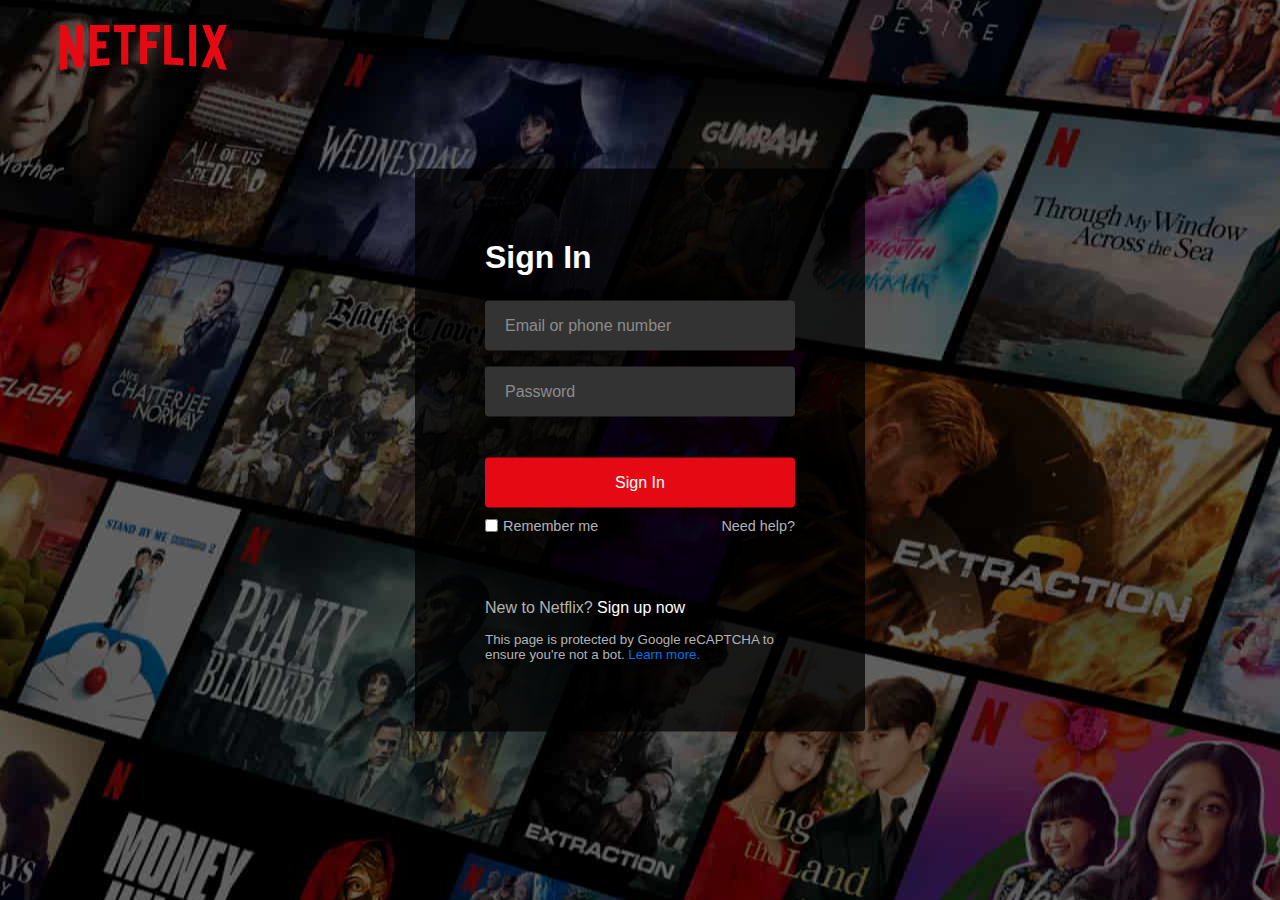
<file: index.html>
<!DOCTYPE html>
<html lang="en">
<head>
    <meta charset="UTF-8">
    <meta name="viewport" content="width=device-width, initial-scale=1.0">
    <title>Netflix Login Page </title>
    <link rel="stylesheet" href="./style.css">
</head>
<body>
    <nav>
        <a href="#"><img src="./logo.svg" alt="logo"></a>
    </nav>
    <div class="form-wrapper">
        <h2>Sign In</h2>
        <form action="#">
            <div class="form-control">
                <input type="text" required>
                <label>Email or phone number</label>
            </div>
            <div class="form-control">
                <input type="password" required>
                <label>Password</label>
            </div>
            <button type="submit">Sign In</button>
            <div class="form-help"> 
                <div class="remember-me">
                    <input type="checkbox" id="remember-me">
                    <label for="remember-me">Remember me</label>
                </div>
                <a href="#">Need help?</a>
            </div>
        </form>
        <p>New to Netflix? <a href="#">Sign up now</a></p>
        <small>
            This page is protected by Google reCAPTCHA to ensure you're not a bot. 
            <a href="#">Learn more.</a>
        </small>
    </div>
</body>
</html>
</file>
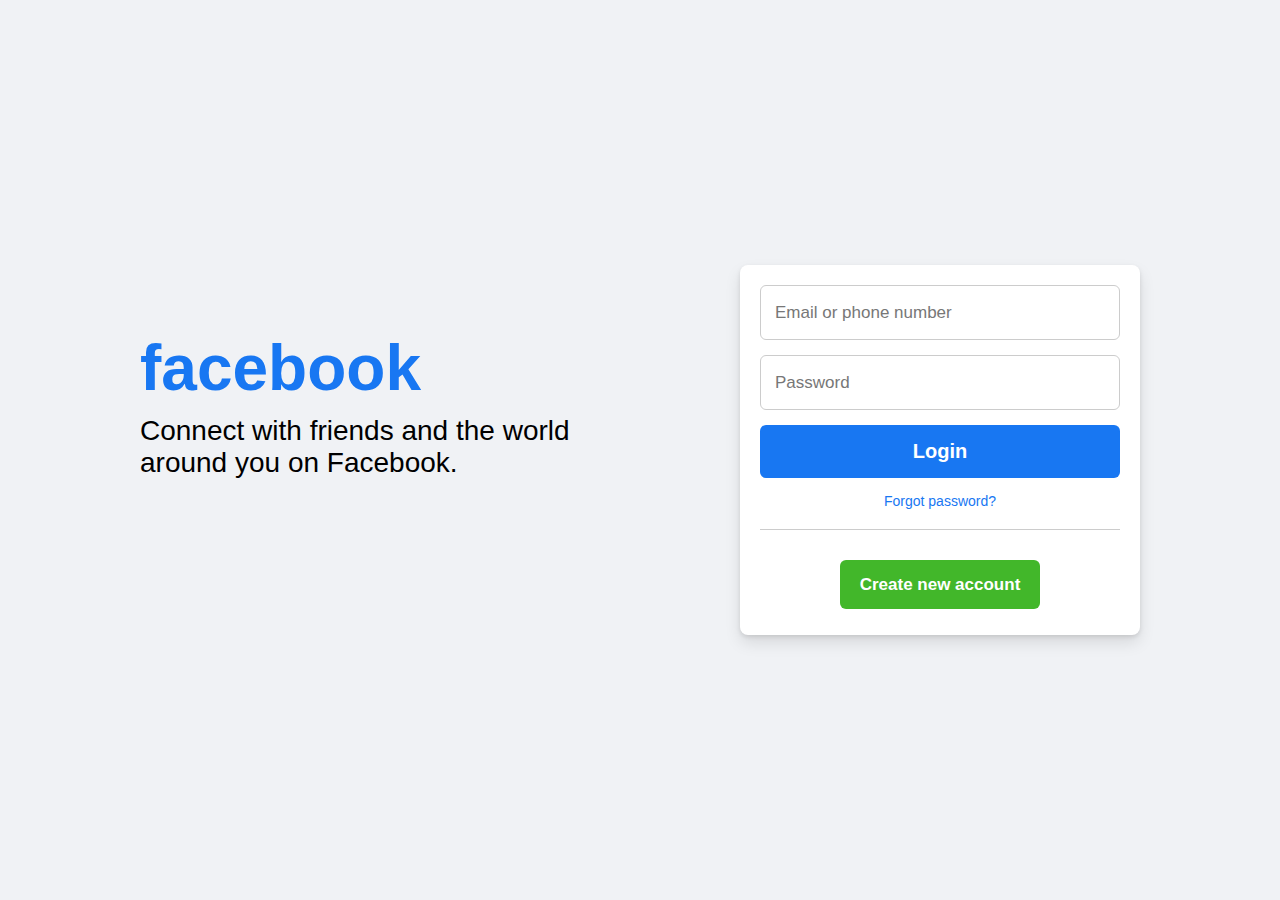
<file: fb/index.html>
<!DOCTYPE html>
<html lang="en">
  <head>
    <meta charset="UTF-8">
    <meta name="viewport" content="width=device-width, initial-scale=1.0">
    <title>Facebook Login Page </title>
    <link rel="stylesheet" href="./style.css">
  </head>
  <body>
    <div class="container flex">
      <div class="facebook-page flex">
        <div class="text">
          <h1>facebook</h1>
          <p>Connect with friends and the world </p>
          <p> around you on Facebook.</p>
        </div>
        <form action="#">
          <input type="email" placeholder="Email or phone number" required>
          <input type="password" placeholder="Password" required>
          <div class="link">
            <button type="submit" class="login">Login</button>
            <a href="#" class="forgot">Forgot password?</a>
          </div>
          <hr>
          <div class="button">
            <a href="#">Create new account</a>
          </div>
        </form>
      </div>
    </div>
  </body>
</html>
</file>
<file: style.css>
* {
    margin: 0;
    padding: 0;
    box-sizing: border-box;
    font-family: 'Roboto', sans-serif;
}

body {
    background: #000;
}

body::before {
    content: "";
    position: absolute;
    left: 0;
    top: 0;
    opacity: 0.5;
    width: 100%;
    height: 100%;
    background: url("./hero-img.jpg");
    background-position: center;
}

nav {
    position: fixed;
    padding: 25px 60px;
    z-index: 1;
}

nav a img {
    width: 167px;
}

.form-wrapper {
    position: absolute;
    left: 50%;
    top: 50%;
    border-radius: 4px;
    padding: 70px;
    width: 450px;
    transform: translate(-50%, -50%);
    background: rgba(0, 0, 0, .75);
}

.form-wrapper h2 {
    color: #fff;
    font-size: 2rem;
}

.form-wrapper form {
    margin: 25px 0 65px;
}

form .form-control {
    height: 50px;
    position: relative;
    margin-bottom: 16px;
}

.form-control input {
    height: 100%;
    width: 100%;
    background: #333;
    border: none;
    outline: none;
    border-radius: 4px;
    color: #fff;
    font-size: 1rem;
    padding: 0 20px;
}

.form-control input:is(:focus, :valid) {
    background: #444;
    padding: 16px 20px 0;
}

.form-control label {
    position: absolute;
    left: 20px;
    top: 50%;
    transform: translateY(-50%);
    font-size: 1rem;
    pointer-events: none;
    color: #8c8c8c;
    transition: all 0.1s ease;
}

.form-control input:is(:focus, :valid)~label {
    font-size: 0.75rem;
    transform: translateY(-130%);
}

form button {
    width: 100%;
    padding: 16px 0;
    font-size: 1rem;
    background: #e50914;
    color: #fff;
    font-weight: 500;
    border-radius: 4px;
    border: none;
    outline: none;
    margin: 25px 0 10px;
    cursor: pointer;
    transition: 0.1s ease;
}

form button:hover {
    background: #c40812;
}

.form-wrapper a {
    text-decoration: none;
}

.form-wrapper a:hover {
    text-decoration: underline;
}

.form-wrapper :where(label, p, small, a) {
    color: #b3b3b3;
}

form .form-help {
    display: flex;
    justify-content: space-between;
}

form .remember-me {
    display: flex;
}

form .remember-me input {
    margin-right: 5px;
    accent-color: #b3b3b3;
}

form .form-help :where(label, a) {
    font-size: 0.9rem;
}

.form-wrapper p a {
    color: #fff;
}

.form-wrapper small {
    display: block;
    margin-top: 15px;
    color: #b3b3b3;
}

.form-wrapper small a {
    color: #0071eb;
}

@media (max-width: 740px) {
    body::before {
        display: none;
    }

    nav, .form-wrapper {
        padding: 20px;
    }

    nav a img {
        width: 140px;
    }

    .form-wrapper {
        width: 100%;
        top: 43%;
    }

    .form-wrapper form {
        margin: 25px 0 40px;
    }
}
</file>
<file: fb/style.css>
* {
  margin: 0;
  padding: 0;
  box-sizing: border-box;
  font-family: 'Roboto', sans-serif;
}

.flex {
  display: flex;
  align-items: center;
}

.container {
  padding: 0 15px;
  min-height: 100vh;
  justify-content: center;
  background: #f0f2f5;
}

.facebook-page {
  justify-content: space-between;
  max-width: 1000px;
  width: 100%;
}

.facebook-page .text {
  margin-bottom: 90px;
}

.facebook-page h1 {
  color: #1877f2;
  font-size: 4rem;
  margin-bottom: 10px;
}

.facebook-page p {
  font-size: 1.75rem;
  white-space: nowrap;
}

form {
  display: flex;
  flex-direction: column;
  background: #fff;
  border-radius: 8px;
  padding: 20px;
  box-shadow: 0 2px 4px rgba(0, 0, 0, 0.1),
    0 8px 16px rgba(0, 0, 0, 0.1);
  max-width: 400px;
  width: 100%;
}

form input {
  height: 55px;
  width: 100%;
  border: 1px solid #ccc;
  border-radius: 6px;
  margin-bottom: 15px;
  font-size: 1rem;
  padding: 0 14px;
}

form input:focus {
  outline: none;
  border-color: #1877f2;
}

::placeholder {
  color: #777;
  font-size: 1.063rem;
}

.link {
  display: flex;
  flex-direction: column;
  text-align: center;
  gap: 15px;
}

.link .login {
  border: none;
  outline: none;
  cursor: pointer;
  background: #1877f2;
  padding: 15px 0;
  border-radius: 6px;
  color: #fff;
  font-size: 1.25rem;
  font-weight: 600;
  transition: 0.2s ease;
}

.link .login:hover {
  background: #0d65d9;
}

form a {
  text-decoration: none;
}

.link .forgot {
  color: #1877f2;
  font-size: 0.875rem;
}

.link .forgot:hover {
  text-decoration: underline;
}

hr {
  border: none;
  height: 1px;
  background-color: #ccc;
  margin-bottom: 20px;
  margin-top: 20px;
}

.button {
  margin-top: 25px;
  text-align: center;
  margin-bottom: 20px;
}

.button a {
  padding: 15px 20px;
  background: #42b72a;
  border-radius: 6px;
  color: #fff;
  font-size: 1.063rem;
  font-weight: 600;
  transition: 0.2s ease;
}

.button a:hover {
  background: #3ba626;
}

@media (max-width: 900px) {
  .facebook-page {
    flex-direction: column;
    text-align: center;
  }

  .facebook-page .text {
    margin-bottom: 30px;
  }
}

@media (max-width: 460px) {
  .facebook-page h1 {
    font-size: 3.5rem;
  }

  .facebook-page p {
    font-size: 1.3rem;
  }

  form {
    padding: 15px;
  }
}
</file>
